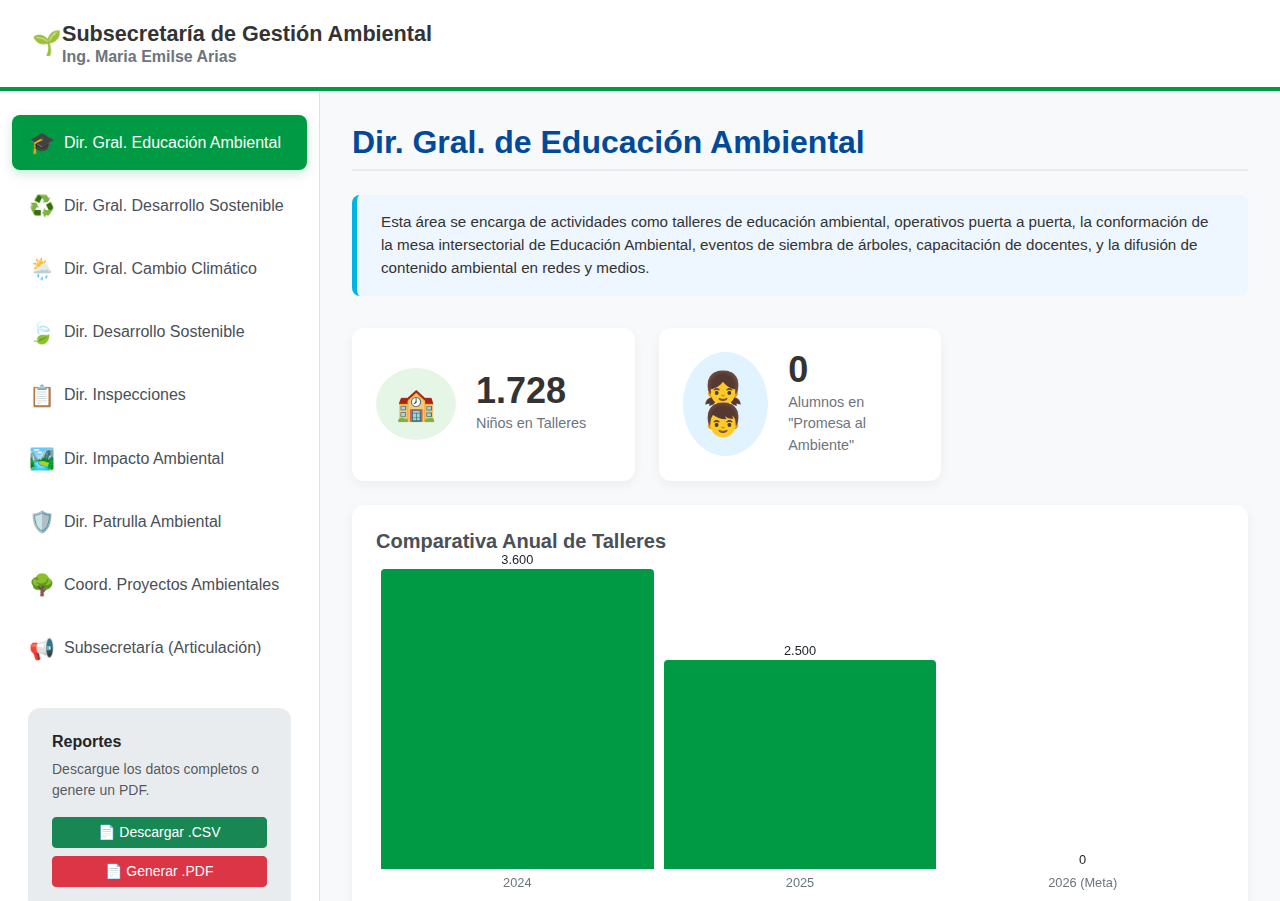
<file: index.html>
<!DOCTYPE html>
<html lang="es">
<head>
    <meta charset="UTF-8">
    <meta name="viewport" content="width=device-width, initial-scale=1.0">
    <title>Gestión Ambiental - Municipalidad de Salta</title>

    <!-- 1. Bootstrap 5 (CSS) -->
    <!-- Se usa la versión local de Bootstrap descargada (bootstrap-5.3.8-dist) -->
    <link rel="stylesheet" href="bootstrap-5.3.8-dist/css/bootstrap.min.css">

    <!-- 2. Leaflet (Mapas) CSS -->
    <!-- Carga Leaflet desde archivos locales. Coloca leaflet/leaflet.css en el repositorio -->
    <link rel="stylesheet" href="leaflet/leaflet.css"/>

    <!-- 3. FontAwesome eliminado: usaremos emojis en lugar de iconos externos -->

    <!--
      Content Security Policy (CSP): se añade 'unsafe-eval' a script-src para
      permitir que librerías como Chart.js funcionen en GitHub Pages. Esta
      directiva reduce la protección frente a código inyectado, por lo que
      sólo debería usarse si las dependencias son de confianza.
    -->
<meta http-equiv="Content-Security-Policy" content="
default-src 'self';
font-src 'self' data: https://cdn.jsdelivr.net https://cdnjs.cloudflare.com https://r2cdn.perplexity.ai;
  https://cdn.jsdelivr.net
  https://cdnjs.cloudflare.com
  https://unpkg.com
  https://maps.googleapis.com
  https://tile.openstreetmap.org;
style-src 'self' 'unsafe-inline'
  https://cdn.jsdelivr.net
  https://cdnjs.cloudflare.com
  https://unpkg.com;
font-src 'self' data: https://cdn.jsdelivr.net https://cdnjs.cloudflare.com https://r2cdn.perplexity.ai;
img-src 'self' data: blob: filesystem: https://*;
connect-src 'self'
  https://docs.google.com
  https://docs.googleusercontent.com
  https://cdn.jsdelivr.net
  https://cdnjs.cloudflare.com
  https://unpkg.com
  https://tile.openstreetmap.org;
style-src-attr 'unsafe-inline';
">




    <!-- Estilos personalizados -->
    <link rel="stylesheet" href="styles.css">
</head>
<body>

    <!-- ----- Loader ----- -->
    <div id="loader">
        <div class="spinner-border text-success" role="status" style="width: 3rem; height: 3rem;">
            <span class="visually-hidden">Cargando...</span>
        </div>
        <p>Cargando datos de gestión...</p>
    </div>

    <!-- ----- Encabezado ----- -->
    <nav class="navbar header-navbar">
        <a class="navbar-brand" href="#">
            <span class="emoji-icon">🌱</span>
            <span class="header-title-span"> <!-- Clase añadida -->
                Subsecretaría de Gestión Ambiental
                <small>Ing. Maria Emilse Arias</small>
            </span>
        </a>
    </nav>

    <div class="container-fluid">
        <div class="row">

            <!-- ----- Navegación Lateral ----- -->
            <nav id="sidebarMenu" class="col-lg-3 d-none d-lg-block sidebar">
                <div class="position-sticky">
                    <ul class="nav nav-pills flex-column" id="main-nav">
                        <li class="nav-item">
                            <a class="nav-link active" href="#" data-section="Dir. Gral. de Educación Ambiental">
                                <span class="emoji-icon">🎓</span>
                                Dir. Gral. Educación Ambiental
                            </a>
                        </li>
                        <li class="nav-item">
                            <a class="nav-link" href="#" data-section="Dir. Gral. de Desarrollo Sostenible">
                                <span class="emoji-icon">♻️</span>
                                Dir. Gral. Desarrollo Sostenible
                            </a>
                        </li>
                        <li class="nav-item">
                            <a class="nav-link" href="#" data-section="Dir. Gral. de Cambio Climático">
                                <span class="emoji-icon">🌦️</span>
                                Dir. Gral. Cambio Climático
                            </a>
                        </li>
                        <li class="nav-item">
                            <a class="nav-link" href="#" data-section="Dirección de Desarrollo Sostenible">
                                <span class="emoji-icon">🍃</span>
                                Dir. Desarrollo Sostenible
                            </a>
                        </li>
                        <li class="nav-item">
                            <a class="nav-link" href="#" data-section="Dirección de Inspecciones">
                                <span class="emoji-icon">📋</span>
                                Dir. Inspecciones
                            </a>
                        </li>
                        <li class="nav-item">
                            <a class="nav-link" href="#" data-section="Dirección de Impacto Ambiental">
                                <span class="emoji-icon">🏞️</span>
                                Dir. Impacto Ambiental
                            </a>
                        </li>
                        <li class="nav-item">
                            <a class="nav-link" href="#" data-section="Direccion de Patrulla Ambiental">
                                <span class="emoji-icon">🛡️</span>
                                Dir. Patrulla Ambiental
                            </a>
                        </li>
                        <li class="nav-item">
                            <a class="nav-link" href="#" data-section="Coordinación de Proyectos Ambientales">
                                <span class="emoji-icon">🌳</span>
                                Coord. Proyectos Ambientales
                            </a>
                        </li>
                         <li class="nav-item">
                            <a class="nav-link" href="#" data-section="Subsecretaría (Articulación)">
                                <span class="emoji-icon">📢</span>
                                Subsecretaría (Articulación)
                            </a>
                        </li>
                    </ul>

                    <!-- Sección de Descarga -->
                    <div class="download-section mt-4 mx-3">
                        <h6 class="fw-bold">Reportes</h6>
                        <p class="small text-muted">Descargue los datos completos o genere un PDF.</p>
                        <button class="btn btn-sm btn-success w-100 mb-2" id="download-csv">
                            <span class="emoji-icon">📄</span> Descargar .CSV
                        </button>
                        <button class="btn btn-sm btn-danger w-100" id="download-pdf">
                            <span class="emoji-icon">📄</span> Generar .PDF
                        </button>
                    </div>

                </div>
            </nav>

            <!-- ----- Contenido Principal ----- -->
            <main class="col-lg-9 ms-sm-auto main-content">
                <div id="main-content-area">
                    <!-- El contenido de la sección se renderizará aquí -->
                </div>

                <!-- ----- Footer Interno ----- -->
                <footer class="footer mt-5">
                    <p>&copy; 2025 Municipalidad de Salta - Subsecretaría de Gestión Ambiental. Todos los derechos reservados.</p>
                </footer>
            </main>
        </div>
    </div>


    <!-- 1. Bootstrap 5 (JS) -->
    <!-- Se usa la versión local de Bootstrap descargada (bootstrap-5.3.8-dist) -->
    <script src="bootstrap-5.3.8-dist/js/bootstrap.bundle.min.js"></script>
    
    <!-- 2. Chart.js eliminado -->
    <!--
      La librería Chart.js ha sido eliminada porque su uso de `eval` y
      `new Function()` entra en conflicto con las políticas CSP de GitHub
      Pages. En su lugar, las gráficas de barras se generan de forma
      programática con divs y CSS. Ver la función createBarChart en el
      script para más detalles.
    -->
    
    <!-- 3. Leaflet (Mapas) JS -->
    <!-- Carga Leaflet desde archivos locales. Coloca leaflet/leaflet.js en el repositorio -->
    <script src="leaflet/leaflet.js"></script>

    <!-- 4. Aplicación JS -->
    <script src="app.js"></script>
</body>
</html>
</file>
<file: leaflet/leaflet.css>
/* required styles */

.leaflet-pane,
.leaflet-tile,
.leaflet-marker-icon,
.leaflet-marker-shadow,
.leaflet-tile-container,
.leaflet-pane > svg,
.leaflet-pane > canvas,
.leaflet-zoom-box,
.leaflet-image-layer,
.leaflet-layer {
	position: absolute;
	left: 0;
	top: 0;
	}
.leaflet-container {
	overflow: hidden;
	}
.leaflet-tile,
.leaflet-marker-icon,
.leaflet-marker-shadow {
	-webkit-user-select: none;
	   -moz-user-select: none;
	        user-select: none;
	  -webkit-user-drag: none;
	}
/* Prevents IE11 from highlighting tiles in blue */
.leaflet-tile::selection {
	background: transparent;
}
/* Safari renders non-retina tile on retina better with this, but Chrome is worse */
.leaflet-safari .leaflet-tile {
	image-rendering: -webkit-optimize-contrast;
	}
/* hack that prevents hw layers "stretching" when loading new tiles */
.leaflet-safari .leaflet-tile-container {
	width: 1600px;
	height: 1600px;
	-webkit-transform-origin: 0 0;
	}
.leaflet-marker-icon,
.leaflet-marker-shadow {
	display: block;
	}
/* .leaflet-container svg: reset svg max-width decleration shipped in Joomla! (joomla.org) 3.x */
/* .leaflet-container img: map is broken in FF if you have max-width: 100% on tiles */
.leaflet-container .leaflet-overlay-pane svg {
	max-width: none !important;
	max-height: none !important;
	}
.leaflet-container .leaflet-marker-pane img,
.leaflet-container .leaflet-shadow-pane img,
.leaflet-container .leaflet-tile-pane img,
.leaflet-container img.leaflet-image-layer,
.leaflet-container .leaflet-tile {
	max-width: none !important;
	max-height: none !important;
	width: auto;
	padding: 0;
	}

.leaflet-container img.leaflet-tile {
	/* See: https://bugs.chromium.org/p/chromium/issues/detail?id=600120 */
	mix-blend-mode: plus-lighter;
}

.leaflet-container.leaflet-touch-zoom {
	-ms-touch-action: pan-x pan-y;
	touch-action: pan-x pan-y;
	}
.leaflet-container.leaflet-touch-drag {
	-ms-touch-action: pinch-zoom;
	/* Fallback for FF which doesn't support pinch-zoom */
	touch-action: none;
	touch-action: pinch-zoom;
}
.leaflet-container.leaflet-touch-drag.leaflet-touch-zoom {
	-ms-touch-action: none;
	touch-action: none;
}
.leaflet-container {
	-webkit-tap-highlight-color: transparent;
}
.leaflet-container a {
	-webkit-tap-highlight-color: rgba(51, 181, 229, 0.4);
}
.leaflet-tile {
	filter: inherit;
	visibility: hidden;
	}
.leaflet-tile-loaded {
	visibility: inherit;
	}
.leaflet-zoom-box {
	width: 0;
	height: 0;
	-moz-box-sizing: border-box;
	     box-sizing: border-box;
	z-index: 800;
	}
/* workaround for https://bugzilla.mozilla.org/show_bug.cgi?id=888319 */
.leaflet-overlay-pane svg {
	-moz-user-select: none;
	}

.leaflet-pane         { z-index: 400; }

.leaflet-tile-pane    { z-index: 200; }
.leaflet-overlay-pane { z-index: 400; }
.leaflet-shadow-pane  { z-index: 500; }
.leaflet-marker-pane  { z-index: 600; }
.leaflet-tooltip-pane   { z-index: 650; }
.leaflet-popup-pane   { z-index: 700; }

.leaflet-map-pane canvas { z-index: 100; }
.leaflet-map-pane svg    { z-index: 200; }

.leaflet-vml-shape {
	width: 1px;
	height: 1px;
	}
.lvml {
	behavior: url(#default#VML);
	display: inline-block;
	position: absolute;
	}


/* control positioning */

.leaflet-control {
	position: relative;
	z-index: 800;
	pointer-events: visiblePainted; /* IE 9-10 doesn't have auto */
	pointer-events: auto;
	}
.leaflet-top,
.leaflet-bottom {
	position: absolute;
	z-index: 1000;
	pointer-events: none;
	}
.leaflet-top {
	top: 0;
	}
.leaflet-right {
	right: 0;
	}
.leaflet-bottom {
	bottom: 0;
	}
.leaflet-left {
	left: 0;
	}
.leaflet-control {
	float: left;
	clear: both;
	}
.leaflet-right .leaflet-control {
	float: right;
	}
.leaflet-top .leaflet-control {
	margin-top: 10px;
	}
.leaflet-bottom .leaflet-control {
	margin-bottom: 10px;
	}
.leaflet-left .leaflet-control {
	margin-left: 10px;
	}
.leaflet-right .leaflet-control {
	margin-right: 10px;
	}


/* zoom and fade animations */

.leaflet-fade-anim .leaflet-popup {
	opacity: 0;
	-webkit-transition: opacity 0.2s linear;
	   -moz-transition: opacity 0.2s linear;
	        transition: opacity 0.2s linear;
	}
.leaflet-fade-anim .leaflet-map-pane .leaflet-popup {
	opacity: 1;
	}
.leaflet-zoom-animated {
	-webkit-transform-origin: 0 0;
	    -ms-transform-origin: 0 0;
	        transform-origin: 0 0;
	}
svg.leaflet-zoom-animated {
	will-change: transform;
}

.leaflet-zoom-anim .leaflet-zoom-animated {
	-webkit-transition: -webkit-transform 0.25s cubic-bezier(0,0,0.25,1);
	   -moz-transition:    -moz-transform 0.25s cubic-bezier(0,0,0.25,1);
	        transition:         transform 0.25s cubic-bezier(0,0,0.25,1);
	}
.leaflet-zoom-anim .leaflet-tile,
.leaflet-pan-anim .leaflet-tile {
	-webkit-transition: none;
	   -moz-transition: none;
	        transition: none;
	}

.leaflet-zoom-anim .leaflet-zoom-hide {
	visibility: hidden;
	}


/* cursors */

.leaflet-interactive {
	cursor: pointer;
	}
.leaflet-grab {
	cursor: -webkit-grab;
	cursor:    -moz-grab;
	cursor:         grab;
	}
.leaflet-crosshair,
.leaflet-crosshair .leaflet-interactive {
	cursor: crosshair;
	}
.leaflet-popup-pane,
.leaflet-control {
	cursor: auto;
	}
.leaflet-dragging .leaflet-grab,
.leaflet-dragging .leaflet-grab .leaflet-interactive,
.leaflet-dragging .leaflet-marker-draggable {
	cursor: move;
	cursor: -webkit-grabbing;
	cursor:    -moz-grabbing;
	cursor:         grabbing;
	}

/* marker & overlays interactivity */
.leaflet-marker-icon,
.leaflet-marker-shadow,
.leaflet-image-layer,
.leaflet-pane > svg path,
.leaflet-tile-container {
	pointer-events: none;
	}

.leaflet-marker-icon.leaflet-interactive,
.leaflet-image-layer.leaflet-interactive,
.leaflet-pane > svg path.leaflet-interactive,
svg.leaflet-image-layer.leaflet-interactive path {
	pointer-events: visiblePainted; /* IE 9-10 doesn't have auto */
	pointer-events: auto;
	}

/* visual tweaks */

.leaflet-container {
	background: #ddd;
	outline-offset: 1px;
	}
.leaflet-container a {
	color: #0078A8;
	}
.leaflet-zoom-box {
	border: 2px dotted #38f;
	background: rgba(255,255,255,0.5);
	}


/* general typography */
.leaflet-container {
	font-family: "Helvetica Neue", Arial, Helvetica, sans-serif;
	font-size: 12px;
	font-size: 0.75rem;
	line-height: 1.5;
	}


/* general toolbar styles */

.leaflet-bar {
	box-shadow: 0 1px 5px rgba(0,0,0,0.65);
	border-radius: 4px;
	}
.leaflet-bar a {
	background-color: #fff;
	border-bottom: 1px solid #ccc;
	width: 26px;
	height: 26px;
	line-height: 26px;
	display: block;
	text-align: center;
	text-decoration: none;
	color: black;
	}
.leaflet-bar a,
.leaflet-control-layers-toggle {
	background-position: 50% 50%;
	background-repeat: no-repeat;
	display: block;
	}
.leaflet-bar a:hover,
.leaflet-bar a:focus {
	background-color: #f4f4f4;
	}
.leaflet-bar a:first-child {
	border-top-left-radius: 4px;
	border-top-right-radius: 4px;
	}
.leaflet-bar a:last-child {
	border-bottom-left-radius: 4px;
	border-bottom-right-radius: 4px;
	border-bottom: none;
	}
.leaflet-bar a.leaflet-disabled {
	cursor: default;
	background-color: #f4f4f4;
	color: #bbb;
	}

.leaflet-touch .leaflet-bar a {
	width: 30px;
	height: 30px;
	line-height: 30px;
	}
.leaflet-touch .leaflet-bar a:first-child {
	border-top-left-radius: 2px;
	border-top-right-radius: 2px;
	}
.leaflet-touch .leaflet-bar a:last-child {
	border-bottom-left-radius: 2px;
	border-bottom-right-radius: 2px;
	}

/* zoom control */

.leaflet-control-zoom-in,
.leaflet-control-zoom-out {
	font: bold 18px 'Lucida Console', Monaco, monospace;
	text-indent: 1px;
	}

.leaflet-touch .leaflet-control-zoom-in, .leaflet-touch .leaflet-control-zoom-out  {
	font-size: 22px;
	}


/* layers control */

.leaflet-control-layers {
	box-shadow: 0 1px 5px rgba(0,0,0,0.4);
	background: #fff;
	border-radius: 5px;
	}
.leaflet-control-layers-toggle {
	background-image: url(images/layers.png);
	width: 36px;
	height: 36px;
	}
.leaflet-retina .leaflet-control-layers-toggle {
	background-image: url(images/layers-2x.png);
	background-size: 26px 26px;
	}
.leaflet-touch .leaflet-control-layers-toggle {
	width: 44px;
	height: 44px;
	}
.leaflet-control-layers .leaflet-control-layers-list,
.leaflet-control-layers-expanded .leaflet-control-layers-toggle {
	display: none;
	}
.leaflet-control-layers-expanded .leaflet-control-layers-list {
	display: block;
	position: relative;
	}
.leaflet-control-layers-expanded {
	padding: 6px 10px 6px 6px;
	color: #333;
	background: #fff;
	}
.leaflet-control-layers-scrollbar {
	overflow-y: scroll;
	overflow-x: hidden;
	padding-right: 5px;
	}
.leaflet-control-layers-selector {
	margin-top: 2px;
	position: relative;
	top: 1px;
	}
.leaflet-control-layers label {
	display: block;
	font-size: 13px;
	font-size: 1.08333em;
	}
.leaflet-control-layers-separator {
	height: 0;
	border-top: 1px solid #ddd;
	margin: 5px -10px 5px -6px;
	}

/* Default icon URLs */
.leaflet-default-icon-path { /* used only in path-guessing heuristic, see L.Icon.Default */
	background-image: url(images/marker-icon.png);
	}


/* attribution and scale controls */

.leaflet-container .leaflet-control-attribution {
	background: #fff;
	background: rgba(255, 255, 255, 0.8);
	margin: 0;
	}
.leaflet-control-attribution,
.leaflet-control-scale-line {
	padding: 0 5px;
	color: #333;
	line-height: 1.4;
	}
.leaflet-control-attribution a {
	text-decoration: none;
	}
.leaflet-control-attribution a:hover,
.leaflet-control-attribution a:focus {
	text-decoration: underline;
	}
.leaflet-attribution-flag {
	display: inline !important;
	vertical-align: baseline !important;
	width: 1em;
	height: 0.6669em;
	}
.leaflet-left .leaflet-control-scale {
	margin-left: 5px;
	}
.leaflet-bottom .leaflet-control-scale {
	margin-bottom: 5px;
	}
.leaflet-control-scale-line {
	border: 2px solid #777;
	border-top: none;
	line-height: 1.1;
	padding: 2px 5px 1px;
	white-space: nowrap;
	-moz-box-sizing: border-box;
	     box-sizing: border-box;
	background: rgba(255, 255, 255, 0.8);
	text-shadow: 1px 1px #fff;
	}
.leaflet-control-scale-line:not(:first-child) {
	border-top: 2px solid #777;
	border-bottom: none;
	margin-top: -2px;
	}
.leaflet-control-scale-line:not(:first-child):not(:last-child) {
	border-bottom: 2px solid #777;
	}

.leaflet-touch .leaflet-control-attribution,
.leaflet-touch .leaflet-control-layers,
.leaflet-touch .leaflet-bar {
	box-shadow: none;
	}
.leaflet-touch .leaflet-control-layers,
.leaflet-touch .leaflet-bar {
	border: 2px solid rgba(0,0,0,0.2);
	background-clip: padding-box;
	}


/* popup */

.leaflet-popup {
	position: absolute;
	text-align: center;
	margin-bottom: 20px;
	}
.leaflet-popup-content-wrapper {
	padding: 1px;
	text-align: left;
	border-radius: 12px;
	}
.leaflet-popup-content {
	margin: 13px 24px 13px 20px;
	line-height: 1.3;
	font-size: 13px;
	font-size: 1.08333em;
	min-height: 1px;
	}
.leaflet-popup-content p {
	margin: 17px 0;
	margin: 1.3em 0;
	}
.leaflet-popup-tip-container {
	width: 40px;
	height: 20px;
	position: absolute;
	left: 50%;
	margin-top: -1px;
	margin-left: -20px;
	overflow: hidden;
	pointer-events: none;
	}
.leaflet-popup-tip {
	width: 17px;
	height: 17px;
	padding: 1px;

	margin: -10px auto 0;
	pointer-events: auto;

	-webkit-transform: rotate(45deg);
	   -moz-transform: rotate(45deg);
	    -ms-transform: rotate(45deg);
	        transform: rotate(45deg);
	}
.leaflet-popup-content-wrapper,
.leaflet-popup-tip {
	background: white;
	color: #333;
	box-shadow: 0 3px 14px rgba(0,0,0,0.4);
	}
.leaflet-container a.leaflet-popup-close-button {
	position: absolute;
	top: 0;
	right: 0;
	border: none;
	text-align: center;
	width: 24px;
	height: 24px;
	font: 16px/24px Tahoma, Verdana, sans-serif;
	color: #757575;
	text-decoration: none;
	background: transparent;
	}
.leaflet-container a.leaflet-popup-close-button:hover,
.leaflet-container a.leaflet-popup-close-button:focus {
	color: #585858;
	}
.leaflet-popup-scrolled {
	overflow: auto;
	}

.leaflet-oldie .leaflet-popup-content-wrapper {
	-ms-zoom: 1;
	}
.leaflet-oldie .leaflet-popup-tip {
	width: 24px;
	margin: 0 auto;

	-ms-filter: "progid:DXImageTransform.Microsoft.Matrix(M11=0.70710678, M12=0.70710678, M21=-0.70710678, M22=0.70710678)";
	filter: progid:DXImageTransform.Microsoft.Matrix(M11=0.70710678, M12=0.70710678, M21=-0.70710678, M22=0.70710678);
	}

.leaflet-oldie .leaflet-control-zoom,
.leaflet-oldie .leaflet-control-layers,
.leaflet-oldie .leaflet-popup-content-wrapper,
.leaflet-oldie .leaflet-popup-tip {
	border: 1px solid #999;
	}


/* div icon */

.leaflet-div-icon {
	background: #fff;
	border: 1px solid #666;
	}


/* Tooltip */
/* Base styles for the element that has a tooltip */
.leaflet-tooltip {
	position: absolute;
	padding: 6px;
	background-color: #fff;
	border: 1px solid #fff;
	border-radius: 3px;
	color: #222;
	white-space: nowrap;
	-webkit-user-select: none;
	-moz-user-select: none;
	-ms-user-select: none;
	user-select: none;
	pointer-events: none;
	box-shadow: 0 1px 3px rgba(0,0,0,0.4);
	}
.leaflet-tooltip.leaflet-interactive {
	cursor: pointer;
	pointer-events: auto;
	}
.leaflet-tooltip-top:before,
.leaflet-tooltip-bottom:before,
.leaflet-tooltip-left:before,
.leaflet-tooltip-right:before {
	position: absolute;
	pointer-events: none;
	border: 6px solid transparent;
	background: transparent;
	content: "";
	}

/* Directions */

.leaflet-tooltip-bottom {
	margin-top: 6px;
}
.leaflet-tooltip-top {
	margin-top: -6px;
}
.leaflet-tooltip-bottom:before,
.leaflet-tooltip-top:before {
	left: 50%;
	margin-left: -6px;
	}
.leaflet-tooltip-top:before {
	bottom: 0;
	margin-bottom: -12px;
	border-top-color: #fff;
	}
.leaflet-tooltip-bottom:before {
	top: 0;
	margin-top: -12px;
	margin-left: -6px;
	border-bottom-color: #fff;
	}
.leaflet-tooltip-left {
	margin-left: -6px;
}
.leaflet-tooltip-right {
	margin-left: 6px;
}
.leaflet-tooltip-left:before,
.leaflet-tooltip-right:before {
	top: 50%;
	margin-top: -6px;
	}
.leaflet-tooltip-left:before {
	right: 0;
	margin-right: -12px;
	border-left-color: #fff;
	}
.leaflet-tooltip-right:before {
	left: 0;
	margin-left: -12px;
	border-right-color: #fff;
	}

/* Printing */

@media print {
	/* Prevent printers from removing background-images of controls. */
	.leaflet-control {
		-webkit-print-color-adjust: exact;
		print-color-adjust: exact;
		}
	}
</file>
<file: styles.css>
body {
            font-family: 'Inter', -apple-system, BlinkMacSystemFont, "Segoe UI", Roboto, "Helvetica Neue", Arial, sans-serif;
            background-color: #f8f9fa; /* Gris claro de fondo */
        }

        /* ----- Paleta de Colores Institucional ----- */
        :root {
            --color-primario: #004a99; /* Azul institucional (ajustar) */
            --color-secundario: #02b3e4; /* Celeste */
            --color-gestion: #009a44; /* Verde gestión */
            --color-texto: #333;
        }

        /* ----- Encabezado ----- */
        .header-navbar {
            background-color: #ffffff;
            border-bottom: 4px solid var(--color-gestion);
            padding: 1rem 2rem;
        }
        .header-navbar .navbar-brand {
            display: flex;
            align-items: center;
            color: var(--color-texto);
            font-weight: 700;
        }
        .header-navbar .navbar-brand i {
            font-size: 2.5rem;
            color: var(--color-gestion);
            margin-right: 15px;
        }
        .header-navbar .navbar-brand span {
            font-size: 1.5rem;
            line-height: 1.2;
        }
        /* Añadido para ajustar el título más largo */
        .header-navbar .navbar-brand .header-title-span {
            font-size: 1.35rem; /* Un poco más pequeño para que entre */
            line-height: 1.2;
        }
        .header-navbar .navbar-brand span small {
            font-size: 1rem;
            color: #6c757d;
            display: block;
        }

        /* ----- Navegación Lateral ----- */
        .sidebar {
            background-color: #ffffff;
            border-right: 1px solid #dee2e6;
            height: calc(100vh - 90px); /* Alto completo menos el header */
            position: sticky;
            top: 90px; /* Pegado debajo del header */
            padding-top: 1.5rem;
            overflow-y: auto;
        }
        .nav-pills .nav-link {
            display: flex;
            align-items: center;
            color: #495057;
            padding: 0.75rem 1.25rem;
            margin-bottom: 0.5rem;
            border-radius: 0.5rem;
            font-weight: 500;
            transition: all 0.2s ease-in-out;
        }
        /* Estilo para los emoji usados como iconos */
        .nav-pills .nav-link .emoji-icon {
            margin-right: 12px;
            font-size: 1.3rem;
            width: 20px;
            text-align: center;
            display: inline-flex;
            align-items: center;
            justify-content: center;
        }
        .nav-pills .nav-link:hover {
            background-color: #f1f3f5;
            color: var(--color-primario);
        }
        .nav-pills .nav-link.active {
            background-color: var(--color-gestion);
            color: #ffffff;
            box-shadow: 0 4px 12px rgba(0, 154, 68, 0.2);
        }
        .nav-pills .nav-link.active i {
            color: #ffffff;
        }
        
        /* ----- Contenido Principal ----- */
        .main-content {
            padding: 2rem;
            height: calc(100vh - 90px);
            overflow-y: auto;
        }
        
        .section-title {
            color: var(--color-primario);
            font-weight: 700;
            margin-bottom: 1.5rem;
            border-bottom: 2px solid #e9ecef;
            padding-bottom: 0.5rem;
        }

        /* ----- Tarjetas de KPI ----- */
        .kpi-card {
            border: none;
            border-radius: 0.75rem;
            box-shadow: 0 4px 12px rgba(0,0,0,0.05);
            background-color: #ffffff;
            overflow: hidden;
            display: flex;
            flex-direction: column;
            height: 100%;
        }
        .kpi-card .card-body {
            display: flex;
            align-items: center;
            padding: 1.5rem;
        }
        .kpi-card-icon {
            font-size: 2.5rem;
            padding: 1.25rem;
            border-radius: 50%;
            display: flex;
            align-items: center;
            justify-content: center;
            margin-right: 1.25rem;
        }

        /* Ajusta el tamaño de los emojis dentro de las tarjetas KPI */
        .kpi-card-icon .emoji-icon {
            font-size: 2rem;
            line-height: 1;
        }
        /* Colores de íconos */
        .kpi-icon-green { background-color: #e6f6e6; color: #009a44; }
        .kpi-icon-blue { background-color: #e0f3ff; color: #02b3e4; }
        .kpi-icon-orange { background-color: #fff4e6; color: #ff8c00; }
        .kpi-icon-purple { background-color: #f3e8ff; color: #7b2cbf; }
        .kpi-icon-red { background-color: #ffeeee; color: #d90429; }
        
        .kpi-card-content .kpi-value {
            font-size: 2.25rem;
            font-weight: 700;
            color: var(--color-texto);
            line-height: 1;
            margin-bottom: 0.25rem;
        }
        .kpi-card-content .kpi-label {
            font-size: 0.9rem;
            color: #6c757d;
            margin-bottom: 0;
            white-space: normal;
        }

        /* ----- Contenedor de Gráfico/Mapa ----- */
        .chart-container {
            background-color: #ffffff;
            padding: 1.5rem;
            border-radius: 0.75rem;
            box-shadow: 0 4px 12px rgba(0,0,0,0.05);
        }
        .chart-container h5 {
            font-weight: 600;
            color: #495057;
            margin-bottom: 1rem;
        }

        /* Estilos para gráficas de barras simples (sin Chart.js) */
        .simple-bar-chart {
            display: flex;
            align-items: flex-end;
            height: 300px;
        }
        .simple-bar-chart .bar {
            flex: 1;
            margin: 0 5px;
            position: relative;
            border-radius: 4px 4px 0 0;
        }
        .simple-bar-chart .bar span {
            position: absolute;
            bottom: 100%;
            left: 50%;
            transform: translateX(-50%);
            font-size: 0.8rem;
            font-weight: 500;
        }
        .simple-bar-chart .bar .label {
            position: absolute;
            top: 100%;
            left: 50%;
            transform: translateX(-50%);
            margin-top: 0.25rem;
            font-size: 0.8rem;
            color: #6c757d;
        }

        /* ----- Mapa Leaflet ----- */
        #map {
            height: 450px;
            width: 100%;
            border-radius: 0.5rem;
            z-index: 1;
        }

        /* ----- Descripción de la Sección ----- */
        .section-description {
            background-color: #eef7ff; /* Azul más claro */
            border-left: 5px solid var(--color-secundario);
            padding: 1rem 1.5rem;
            border-radius: 0.5rem;
            margin-bottom: 2rem;
            font-size: 0.95rem;
            color: #333;
        }
        .section-description p {
            margin-bottom: 0.5rem;
        }
        .section-description p:last-child {
            margin-bottom: 0;
        }

        /* ----- Botones de Descarga ----- */
        .download-section {
            background-color: #e9ecef;
            padding: 1.5rem;
            border-radius: 0.75rem;
        }

        /* ----- Footer ----- */
        .footer {
            text-align: center;
            padding: 1.5rem;
            background-color: #343a40;
            color: #f8f9fa;
            font-size: 0.9rem;
        }
        .footer p {
            margin-bottom: 0;
        }

        /* ----- Loader ----- */
        #loader {
            position: fixed;
            top: 0;
            left: 0;
            width: 100%;
            height: 100%;
            background-color: rgba(255, 255, 255, 0.9);
            display: flex;
            align-items: center;
            justify-content: center;
            z-index: 9999;
            flex-direction: column;
        }
        #loader p {
            margin-top: 1rem;
            font-weight: 500;
            color: var(--color-primario);
        }

        /* ----- Estilos de Impresión (para PDF) ----- */
        @media print {
            body {
                background-color: #ffffff;
            }
            .sidebar, .header-navbar, .download-section, .footer {
                display: none;
            }
            .main-content {
                width: 100%;
                height: auto;
                overflow-y: visible;
                padding: 0;
            }
            .col-lg-9 { /* Ajusta el contenedor de contenido principal */
                width: 100% !important;
                flex: 0 0 100%;
                max-width: 100%;
            }
            .kpi-card, .chart-container {
                box-shadow: none;
                border: 1px solid #dee2e6;
                page-break-inside: avoid;
            }
            #map {
                display: none; /* Ocultar mapas interactivos en impresión */
            }
            .chart-container canvas {
                max-width: 100% !important;
            }
        }
</file>
